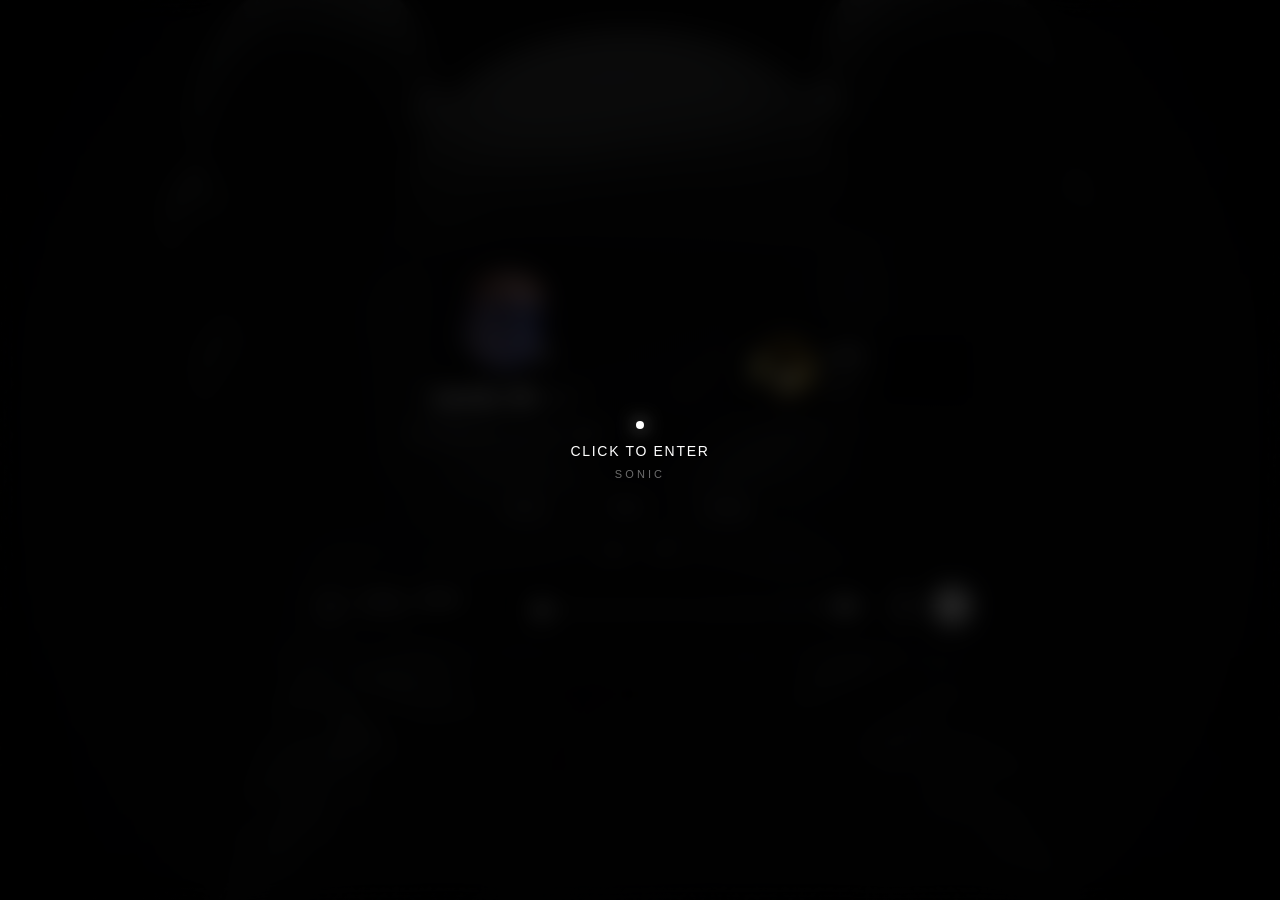
<file: index.html>
<!DOCTYPE html>
<html lang="fr">
<head>
  <meta charset="UTF-8">
  <meta name="viewport" content="width=device-width, initial-scale=1.0">
  <title>@ Sonic_OFF</title>
  <link rel="stylesheet" href="style.css">
</head>
<body>
  <div class="background"></div><div class="vignette"></div><div class="noise"></div>
  <div id="enter" class="enter-screen"><div class="enter-box"><div class="enter-dot"></div><div>click to enter</div><span>sonic</span></div></div>

  <div class="volume-float" id="volumeFloat" aria-label="Volume">
    <span id="volumeIcon">🔊</span><input id="volumeSlider" type="range" min="0" max="1" step="0.01" value="0.65">
  </div>

  <main class="stage">
    <section id="profileCard" class="profile-card">
      <div class="top-row">
        <div class="identity">
          <div class="avatar-wrap"><img src="profile.jpg" class="avatar" alt="Photo de profil Sonic"><span class="online"></span></div>
          <div class="name-row">
            <h1>sonic</h1>
            <div class="badges" aria-label="Badges">
              <span class="badge verified-badge" data-tip="Verified" aria-label="Verified">✓</span>
              <span class="badge premium-badge" data-tip="Premium" aria-label="Premium">◆</span>
              <span class="badge cia-badge" data-tip="ils ne trouvent rien" aria-label="ils ne trouvent rien">CIA</span>
            </div>
          </div>
          <p id="typewriter" class="description"></p>
        </div>

        <a class="discord-card" href="https://discord.gg/6FDqbqtTc" target="_blank" rel="noopener">
          <img src="discord-avatar.png" alt="Avatar Discord">
          <div><strong>sonic</strong><small>Discord</small><em>ouvrir ↗</em></div>
        </a>
      </div>

      <div class="links">
        <a class="link" href="https://discord.gg/6FDqbqtTc" target="_blank" rel="noopener">Discord <span>↗</span></a>
        <a class="link" href="https://www.tiktok.com/@krayz.s.8" target="_blank" rel="noopener">TikTok <span>↗</span></a>
        <a class="link" href="https://www.youtube.com/watch?v=7_uEHEekk9Q&list=RD7_uEHEekk9Q&start_radio=1" target="_blank" rel="noopener">Musique <span>↗</span></a>
      </div>
      <div class="meta"><span>◉ <b id="views">0</b></span><span>⌖ BE</span></div>

      <div class="music-card">
        <div class="music-icon">♫</div>
        <div class="music-info"><strong>le frère — zabuza</strong><small id="timeLabel">0:00 / 0:00</small></div>
        <div class="progress-wrap"><input id="progress" type="range" min="0" max="100" value="0" step="0.1" aria-label="Progression"></div>
        <div class="mini-volume"><span>🔊</span><input id="musicVolume" type="range" min="0" max="1" step="0.01" value="0.65" aria-label="Volume musique"></div>
        <a class="music-open" href="https://www.youtube.com/watch?v=7_uEHEekk9Q&list=RD7_uEHEekk9Q&start_radio=1" target="_blank" rel="noopener" aria-label="Ouvrir la musique sur YouTube">↗</a>
        <button id="playBtn" aria-label="Lecture">▶</button>
      </div>
    </section>
  </main>
  <audio id="audio" preload="metadata"><source src="le-frere-zabuza.mp3" type="audio/mpeg"></audio>
  <script src="script.js"></script>
</body>
</html>
</file>
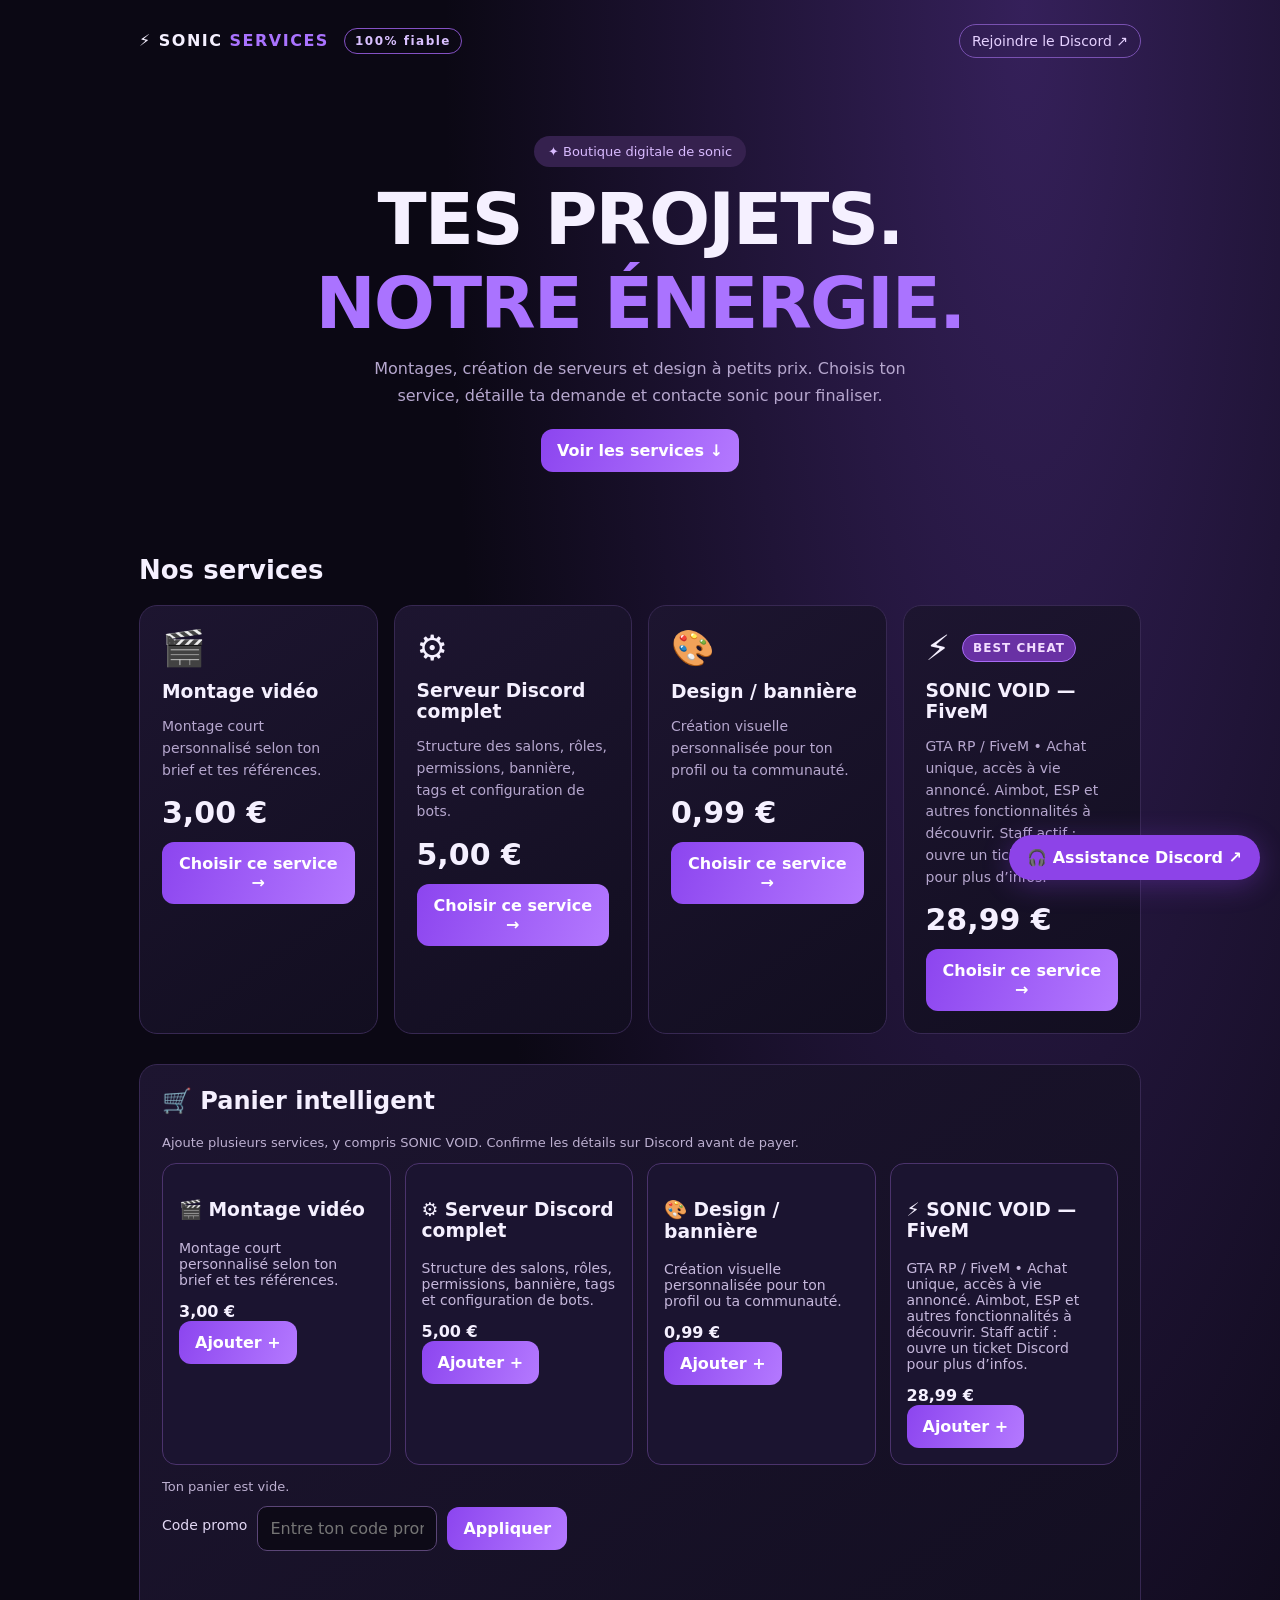
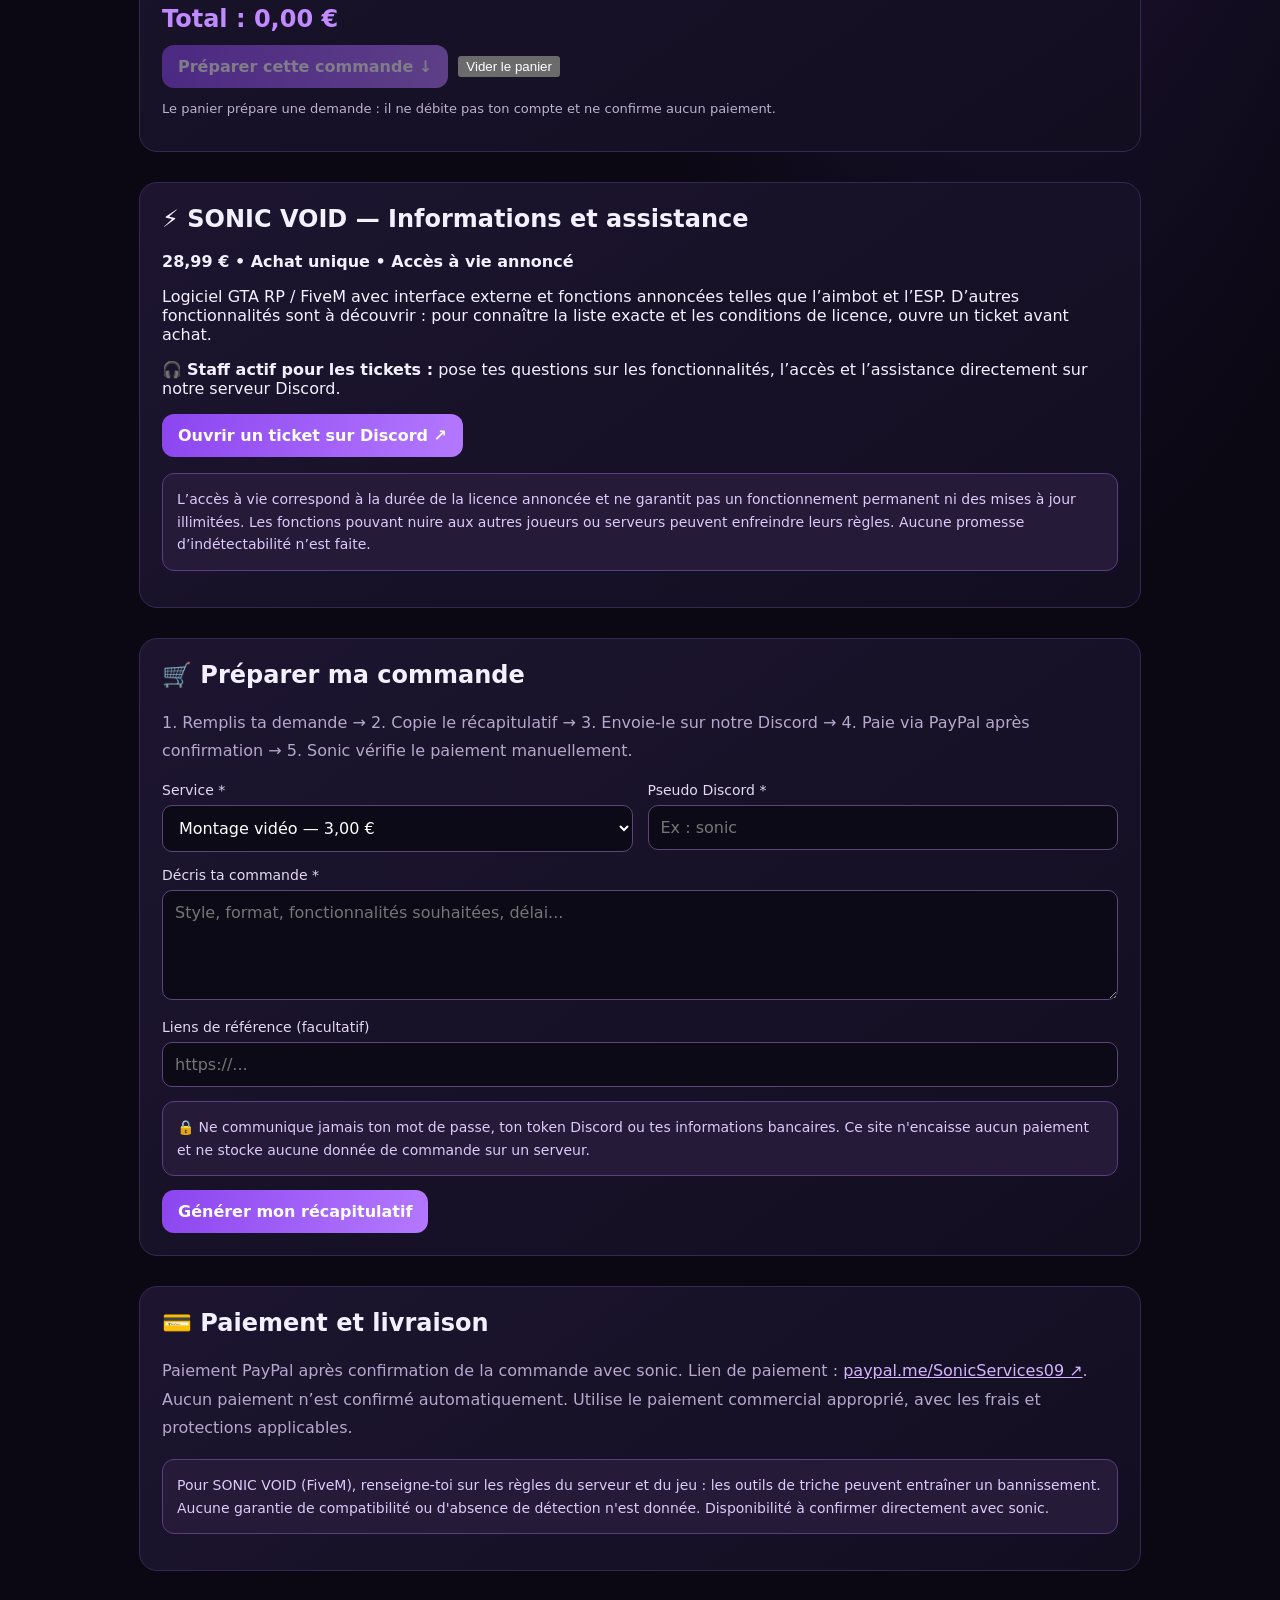
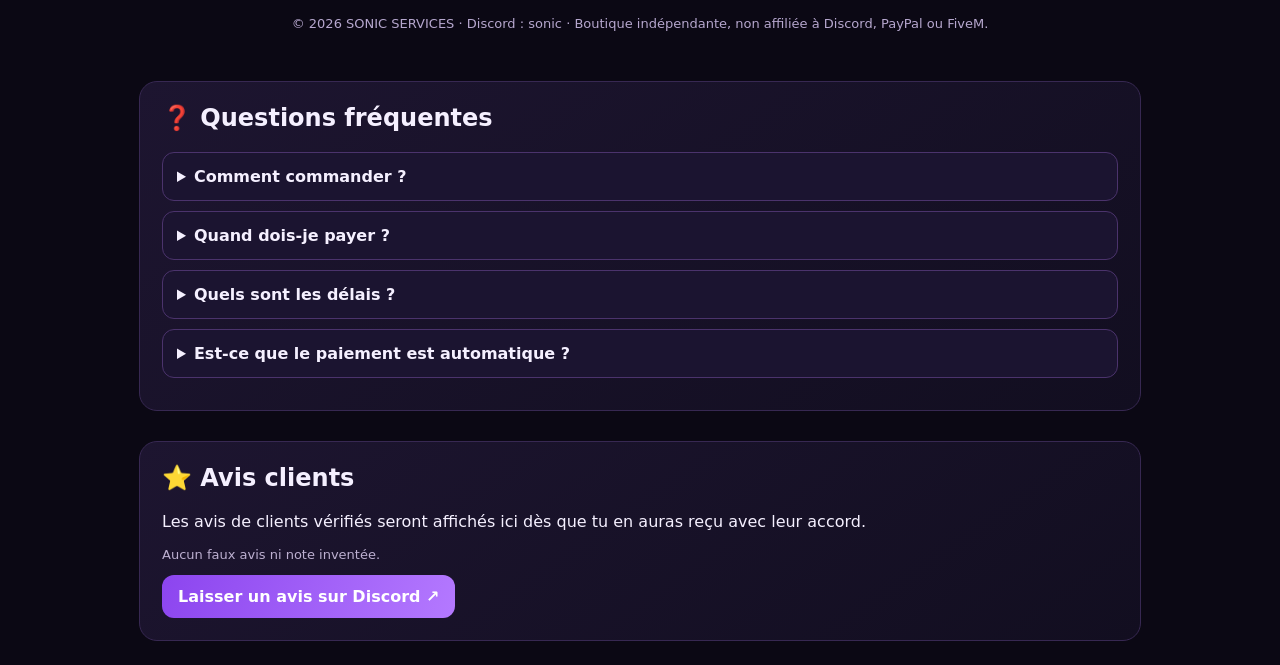
<file: services/index.html>
<!DOCTYPE html>

<html lang="fr"><head><meta charset="utf-8"/><meta content="width=device-width,initial-scale=1" name="viewport"/><meta content="#100a1f" name="theme-color"/><title>SONIC SERVICES ⚡ | Boutique officielle</title><style>
:root{color-scheme:dark;--bg:#0b0814;--card:#171126;--line:#372852;--purple:#aa73ff;--text:#f5f0ff;--muted:#b6a7ce}*{box-sizing:border-box}body{margin:0;background:radial-gradient(ellipse at 80% 0%,#35205a 0%,transparent 40%),var(--bg);font:16px system-ui,Segoe UI,sans-serif;color:var(--text)}.wrap{max-width:1050px;margin:auto;padding:24px}header{display:flex;justify-content:space-between;align-items:center;gap:12px}a{color:#d2b4ff}.logo{font-weight:900;letter-spacing:1.5px}.logo span{color:var(--purple)}.pill{border:1px solid #7951b1;border-radius:99px;padding:8px 12px;color:#e5d1ff;text-decoration:none;font-size:14px}.hero{text-align:center;padding:78px 10px 55px}.hero h1{font-size:clamp(38px,7vw,72px);margin:10px 0;letter-spacing:-2px}.hero h1 span{color:var(--purple)}.hero p{color:var(--muted);max-width:580px;margin:0 auto 20px;line-height:1.7}.tag{display:inline-block;background:#35214e;color:#d9bbff;border-radius:99px;padding:8px 14px;font-size:13px}.btn{background:linear-gradient(110deg,#8c45ef,#b479ff);color:white;text-decoration:none;border:0;border-radius:12px;padding:12px 16px;font:inherit;font-weight:700;cursor:pointer;display:inline-block}.btn:disabled{opacity:.45;cursor:not-allowed}.ghost{background:#29203c}.sectiontitle{font-size:26px;margin:28px 0 20px}.cards{display:grid;grid-template-columns:repeat(auto-fit,minmax(220px,1fr));gap:16px}.card,.panel{border:1px solid var(--line);background:linear-gradient(145deg,#1d1530,#120e20);border-radius:18px;padding:22px}.icon{font-size:35px;display:flex;align-items:center;gap:12px}.cheat-label{font-size:12px;font-weight:900;letter-spacing:1px;color:#f3ddff;background:#6931a4;border:1px solid #a86bf5;border-radius:999px;padding:6px 10px}.card h3{margin:12px 0 8px}.card p{color:var(--muted);font-size:14px;min-height:65px;line-height:1.55}.price{font-size:30px;font-weight:900;margin:12px 0}.card button{width:100%}.panel{margin-top:30px}.panel h2{margin-top:0}.fields{display:grid;grid-template-columns:1fr 1fr;gap:15px}label{display:block;font-size:14px;color:#e3d8f5;margin:0 0 7px}input,select,textarea{width:100%;border:1px solid #5b4677;background:#0d0a17;color:white;border-radius:10px;padding:12px;font:inherit}textarea{min-height:110px;resize:vertical}.full{grid-column:1/-1}.notice{background:#251a38;border:1px solid #5a3d82;border-radius:12px;padding:14px;color:#ddc9fa;font-size:14px;line-height:1.6}.steps{color:var(--muted);line-height:1.8}.hidden{display:none}footer{text-align:center;color:var(--muted);font-size:13px;padding:45px 0 20px}@media(max-width:600px){.fields{grid-template-columns:1fr}.hero{padding:54px 0 36px}header{align-items:flex-start}}

/* SONIC SERVICES V3 */
html{scroll-behavior:smooth}
.card,.btn,.panel{transition:transform .22s ease,box-shadow .22s ease,border-color .22s ease}
.card:hover{transform:translateY(-5px);box-shadow:0 12px 32px #9a4dff20;border-color:#a855f7}
.btn:hover{transform:translateY(-2px);box-shadow:0 6px 24px #a855f74d}
.v3-grid{display:grid;grid-template-columns:repeat(auto-fit,minmax(220px,1fr));gap:14px}
.v3-item{background:#1b1430;border:1px solid #4b336c;border-radius:14px;padding:16px}
.v3-item p{color:#c6b8dc;font-size:14px}
.v3-row{display:flex;gap:10px;align-items:center;flex-wrap:wrap;margin:12px 0}
.v3-row input{max-width:180px}
.v3-small{font-size:13px;color:#bdb0d1}
.v3-total{font-size:24px;font-weight:800;color:#c18aff}
.v3-float{position:fixed;right:20px;bottom:20px;z-index:30;border-radius:100px;padding:13px 18px;background:#8d43e8;color:white;text-decoration:none;font-weight:700;box-shadow:0 5px 28px #8d43e855}
details{border:1px solid #4b336c;border-radius:12px;padding:14px;margin:10px 0;background:#1b1430}
summary{cursor:pointer;font-weight:700}
.v3-msg{min-height:22px;color:#d8c4ff}
@media(max-width:600px){.v3-float{right:10px;bottom:10px;padding:11px;font-size:13px}}
</style></head><body><div class="wrap"><header><div class="logo">⚡ SONIC<span> SERVICES</span> <span style="display:inline-block;font-size:12px;font-weight:700;color:#d9c0ff;border:1px solid #8451c4;border-radius:999px;padding:5px 10px;vertical-align:middle;margin-left:8px">100% fiable</span></div><a class="pill" href="https://discord.gg/ABp4CJs4a" rel="noopener noreferrer" target="_blank">Rejoindre le Discord ↗</a></header>
<section class="hero"><div class="tag">✦ Boutique digitale de sonic</div><h1>TES PROJETS.<br/><span>NOTRE ÉNERGIE.</span></h1><p>Montages, création de serveurs et design à petits prix. Choisis ton service, détaille ta demande et contacte sonic pour finaliser.</p><a class="btn" href="#services">Voir les services ↓</a></section>
<section id="services"><h2 class="sectiontitle">Nos services</h2><div class="cards" id="cards"></div></section><section class="panel" id="panier"><h2>🛒 Panier intelligent</h2>
<p class="v3-small">Ajoute plusieurs services, y compris SONIC VOID. Confirme les détails sur Discord avant de payer.</p>
<div class="v3-grid" id="v3-products"></div>
<div class="v3-small" id="v3-lines" style="margin-top:14px">Ton panier est vide.</div>
<div class="v3-row"><label for="v3-promo">Code promo</label><input autocomplete="off" id="v3-promo" placeholder="Entre ton code promo"/><button class="btn" id="v3-apply" type="button">Appliquer</button></div>
<p class="v3-msg" id="v3-promo-msg" role="status"></p>
<div class="v3-total" id="v3-total">Total : 0,00 €</div>
<div class="v3-row"><button class="btn" id="v3-to-order" type="button">Préparer cette commande ↓</button><button id="v3-clear" type="button">Vider le panier</button></div>
<p class="v3-small">Le panier prépare une demande : il ne débite pas ton compte et ne confirme aucun paiement.</p></section>
<section class="panel" id="sonic-void-details"><h2>⚡ SONIC VOID — Informations et assistance</h2><p><strong>28,99 € • Achat unique • Accès à vie annoncé</strong></p><p>Logiciel GTA RP / FiveM avec interface externe et fonctions annoncées telles que l’aimbot et l’ESP. D’autres fonctionnalités sont à découvrir : pour connaître la liste exacte et les conditions de licence, ouvre un ticket avant achat.</p><p>🎧 <strong>Staff actif pour les tickets :</strong> pose tes questions sur les fonctionnalités, l’accès et l’assistance directement sur notre serveur Discord.</p><p><a class="btn" href="https://discord.gg/ABp4CJs4a" rel="noopener noreferrer" target="_blank">Ouvrir un ticket sur Discord ↗</a></p><p class="notice">L’accès à vie correspond à la durée de la licence annoncée et ne garantit pas un fonctionnement permanent ni des mises à jour illimitées. Les fonctions pouvant nuire aux autres joueurs ou serveurs peuvent enfreindre leurs règles. Aucune promesse d’indétectabilité n’est faite.</p></section>
<section class="panel hidden" id="activation-licence" style="border:1px solid #d82c39;background:#0c0b10;text-align:center"><div style="font-size:30px;color:#ff4555">♢</div><h2 style="color:#ff4555;margin-bottom:4px">SONIC VOID</h2><p style="color:#b8b8c6;margin-top:0">LICENSE ACTIVATION</p><form id="license-form" style="max-width:600px;margin:20px auto;text-align:left"><label for="license-key">Clé de licence</label><input autocomplete="off" id="license-key" pattern="SV-[A-Za-z0-9]{4}-[A-Za-z0-9]{4}-[A-Za-z0-9]{4}" placeholder="SV-XXXX-XXXX-XXXX" required="" style="width:100%;box-sizing:border-box" title="Format : SV-XXXX-XXXX-XXXX"/><button class="btn" style="background:#e52b36;width:100%;margin-top:10px" type="submit">ACTIVER LA LICENCE</button></form><p aria-live="polite" id="license-message" role="status" style="color:#ffb8bf"></p><div class="hidden" id="license-success" style="margin:20px auto;max-width:540px;padding:26px;border:1px solid #30c781;border-radius:20px;background:radial-gradient(circle at top,#153c36,#0d111b 75%);box-shadow:0 0 35px #1caa7740;text-align:center"><div style="font-size:48px;color:#4ade80">✓</div><h3 style="font-size:25px;color:#4ade80;margin:6px 0">LICENCE VÉRIFIÉE</h3><p style="color:#c6b6e9">SONIC VOID · LIFETIME EDITION</p><div style="padding:15px;border-radius:12px;background:#21172e;color:#d7c5ff">✨ Aperçu du parcours d’activation validé</div><p style="font-size:13px;color:#a6a2b4">Cette page reconnaît la clé localement. Elle n’active ni ne fournit le logiciel.</p><a class="btn" href="https://discord.gg/ABp4CJs4a" rel="noopener noreferrer" target="_blank">Assistance Discord ↗</a></div><p class="notice">Vérification locale de la clé uniquement : un résultat vert signifie que la clé est reconnue par cette page, pas que le logiciel est activé. Pour une activation réelle et des clés à usage unique, un serveur sécurisé relié au logiciel est nécessaire.</p><p><a href="https://discord.gg/ABp4CJs4a" rel="noopener noreferrer" target="_blank">Besoin d’aide ? Ouvrir un ticket Discord ↗</a></p></section>
<section class="panel" id="commande"><h2>🛒 Préparer ma commande</h2><p class="steps">1. Remplis ta demande → 2. Copie le récapitulatif → 3. Envoie-le sur notre Discord → 4. Paie via PayPal après confirmation → 5. Sonic vérifie le paiement manuellement.</p><form id="order"><div class="fields"><div><label for="service">Service *</label><select id="service" required=""></select></div><div><label for="pseudo">Pseudo Discord *</label><input id="pseudo" maxlength="80" placeholder="Ex : sonic" required=""/></div><div class="full"><label for="details">Décris ta commande *</label><textarea id="details" maxlength="2500" placeholder="Style, format, fonctionnalités souhaitées, délai..." required=""></textarea></div><div class="full"><label for="references">Liens de référence (facultatif)</label><input id="references" maxlength="500" placeholder="https://..."/></div></div><p class="notice">🔒 Ne communique jamais ton mot de passe, ton token Discord ou tes informations bancaires. Ce site n'encaisse aucun paiement et ne stocke aucune donnée de commande sur un serveur.</p><button class="btn" type="submit">Générer mon récapitulatif</button></form><div class="hidden" id="result"><h3>📋 Ton récapitulatif</h3><textarea id="summary" readonly=""></textarea><p><button class="btn" id="copy" type="button">Copier la commande</button> <a class="btn ghost" href="https://discord.gg/ABp4CJs4a" rel="noopener noreferrer" target="_blank">Envoyer sur Discord ↗</a> <a class="btn" href="https://paypal.me/SonicServices09" rel="noopener noreferrer" target="_blank">Payer avec PayPal ↗</a></p><p class="notice">Envoie ce texte à sonic via le serveur Discord. Confirme ta commande avec sonic sur Discord avant de payer. Vérifie le destinataire et le montant sur PayPal. Ta commande n’est pas transmise automatiquement.</p></div></section>
<section class="panel"><h2>💳 Paiement et livraison</h2><p class="steps">Paiement PayPal après confirmation de la commande avec sonic. Lien de paiement : <a href="https://paypal.me/SonicServices09" rel="noopener noreferrer" target="_blank">paypal.me/SonicServices09 ↗</a>. Aucun paiement n’est confirmé automatiquement. Utilise le paiement commercial approprié, avec les frais et protections applicables.</p><p class="notice">Pour SONIC VOID (FiveM), renseigne-toi sur les règles du serveur et du jeu : les outils de triche peuvent entraîner un bannissement. Aucune garantie de compatibilité ou d'absence de détection n'est donnée. Disponibilité à confirmer directement avec sonic.</p></section><footer>© <span id="year"></span> SONIC SERVICES · Discord : sonic · Boutique indépendante, non affiliée à Discord, PayPal ou FiveM.</footer><section class="panel" id="faq"><h2>❓ Questions fréquentes</h2>
<details><summary>Comment commander ?</summary><p>Choisis un service, remplis le formulaire, copie le récapitulatif et ouvre un ticket Discord pour confirmer les détails.</p></details>
<details><summary>Quand dois-je payer ?</summary><p>Après confirmation de ta commande avec sonic sur Discord. Vérifie le montant et le destinataire PayPal avant le paiement.</p></details>
<details><summary>Quels sont les délais ?</summary><p>Ils dépendent du projet. Demande une estimation sur Discord avant de payer.</p></details>
<details><summary>Est-ce que le paiement est automatique ?</summary><p>Non. Le site prépare uniquement la demande. Le paiement est vérifié manuellement sur PayPal.</p></details>
</section><section class="panel" id="avis"><h2>⭐ Avis clients</h2><p>Les avis de clients vérifiés seront affichés ici dès que tu en auras reçu avec leur accord.</p><p class="v3-small">Aucun faux avis ni note inventée.</p><a class="btn" href="https://discord.gg/ABp4CJs4a" rel="noopener noreferrer" target="_blank">Laisser un avis sur Discord ↗</a></section></div>
<script>
const services=[{id:'montage',icon:'🎬',name:'Montage vidéo',price:'3,00 €',description:'Montage court personnalisé selon ton brief et tes références.'},{id:'serveur',icon:'⚙️',name:'Serveur Discord complet',price:'5,00 €',description:'Structure des salons, rôles, permissions, bannière, tags et configuration de bots.'},{id:'design',icon:'🎨',name:'Design / bannière',price:'0,99 €',description:'Création visuelle personnalisée pour ton profil ou ta communauté.'},{id:'void',icon:'⚡',name:'SONIC VOID — FiveM',price:'28,99 €',description:'GTA RP / FiveM • Achat unique, accès à vie annoncé. Aimbot, ESP et autres fonctionnalités à découvrir. Staff actif : ouvre un ticket Discord pour plus d’infos.'}];
const cards=document.getElementById('cards'),select=document.getElementById('service');for(const s of services){const c=document.createElement('article');c.className='card';c.innerHTML=`<div class="icon">${s.icon}${s.id==='void'?'<span class="cheat-label">BEST CHEAT</span>':''}</div><h3>${s.name}</h3><p>${s.description}</p><div class="price">${s.price}</div>`;const b=document.createElement('button');b.className='btn';b.textContent='Choisir ce service →';b.onclick=()=>{select.value=s.id;updateLicenseVisibility();(s.id==='void'?document.getElementById('activation-licence'):document.getElementById('commande')).scrollIntoView({behavior:'smooth'});};c.append(b);cards.append(c);const o=document.createElement('option');o.value=s.id;o.textContent=s.name+' — '+s.price;select.append(o)}
function updateLicenseVisibility(){const visible=select.value==='void';document.getElementById('activation-licence').classList.toggle('hidden',!visible);if(!visible){document.getElementById('license-success').classList.add('hidden');document.getElementById('license-message').textContent='';}}select.addEventListener('change',updateLicenseVisibility);updateLicenseVisibility();
const knownLicenseHashes=new Set(['269b0b956872b68b6a03d230284e7b8d472fa50e3dc099b77ad54d29702b655e', 'a61905088f68f5bb3734ded9025c6f968ff301702e1bf0c8ed7b69db643c948b', '6edfc51f085ba12aac43fd02fe07aff2356f8209a09a58dae94c69fecba62ef1', '576a4590261b66d63571592d3047156cc2800763e06c4249fad64b0fea2a70db', '0a7b8145ee7853ce71bdfea3ca308a344ff3d3b0f7a1bc62deadc038f7523bbc', '442638450397ef840a5022a331b1dee8fdf67583f4fd6d3c76bf5068c7a997a6', 'bdef2003538f945d5b02c086f396336eb44dd4a200347578941935aef1b5aefa', '420eac38eb2cafa91fba909c7e6ca6877bb0628a02abd4ec819597ef817ad20e', '93fc40e4c158b224b5afc5abc7670a75dabee0d528426a2d650014d69ca16a7a', '622a1ec96701ad6b15d32044257acf9c744e3fad3b8d95eac0aae80560702d91']);document.getElementById('license-form').addEventListener('submit',async e=>{e.preventDefault();const key=document.getElementById('license-key').value.trim().toUpperCase();const msg=document.getElementById('license-message');document.getElementById('license-success').classList.add('hidden');msg.textContent='Vérification en cours…';msg.style.color='#b8b8c6';try{const digest=await crypto.subtle.digest('SHA-256',new TextEncoder().encode(key));const hex=Array.from(new Uint8Array(digest),b=>b.toString(16).padStart(2,'0')).join('');if(knownLicenseHashes.has(hex)){msg.textContent='✓ LICENCE VÉRIFIÉE — Clé reconnue sur ce site';msg.style.color='#4ade80';document.getElementById('license-success').classList.remove('hidden');}else{document.getElementById('license-success').classList.add('hidden');msg.textContent='✕ CLÉ INVALIDE — Vérifie ta saisie ou ouvre un ticket Discord';msg.style.color='#ff5566';}}catch{msg.textContent='Vérification indisponible. Utilise le site en HTTPS.';msg.style.color='#ffb8bf';}});document.getElementById('year').textContent=new Date().getFullYear();document.getElementById('order').addEventListener('submit',e=>{e.preventDefault();const s=services.find(x=>x.id===select.value),pseudo=document.getElementById('pseudo').value.trim(),details=document.getElementById('details').value.trim(),refs=document.getElementById('references').value.trim();if(!pseudo||!details)return;const orderId='SONIC-'+Date.now().toString(36).toUpperCase();document.getElementById('summary').value=`COMMANDE ${orderId}\nClient Discord : ${pseudo}\nService : ${s.name}\nPrix affiché : ${s.price}\nDescription : ${details}\nRéférences : ${refs||'Aucune'}\nStatut : EN ATTENTE DE CONFIRMATION ET DE PAIEMENT`;document.getElementById('result').classList.remove('hidden');document.getElementById('result').scrollIntoView({behavior:'smooth'});});document.getElementById('copy').onclick=async()=>{const t=document.getElementById('summary');try{await navigator.clipboard.writeText(t.value);document.getElementById('copy').textContent='✓ Copié !'}catch{t.select();document.execCommand('copy');document.getElementById('copy').textContent='Sélectionné / copié'}};

// V3 : panier local pour les prestations créatives
const v3Items = services.map(s=>({...s,amount:Number(s.price.replace(' €','').replace(',','.'))}));
const v3Cart = new Map();
let v3Discount = false;
const v3Money = n=>n.toLocaleString('fr-FR',{style:'currency',currency:'EUR'});
const v3Products=document.getElementById('v3-products');
for(const s of v3Items){
 const el=document.createElement('div');el.className='v3-item';
 const h=document.createElement('h3');h.textContent=s.icon+' '+s.name;
 const p=document.createElement('p');p.textContent=s.description;
 const price=document.createElement('strong');price.textContent=v3Money(s.amount);
 const b=document.createElement('button');b.className='btn';b.type='button';b.textContent='Ajouter +';
 b.addEventListener('click',()=>{v3Cart.set(s.id,Math.min(20,(v3Cart.get(s.id)||0)+1));v3Render()});
 el.append(h,p,price,document.createElement('br'),b);v3Products.append(el);
}
function v3Render(){
 const area=document.getElementById('v3-lines');area.replaceChildren();
 let subtotal=0;
 for(const [id,qty] of v3Cart){
  const s=v3Items.find(x=>x.id===id);if(!s)continue;subtotal+=s.amount*qty;
  const row=document.createElement('div');row.className='v3-row';
  const label=document.createElement('span');label.textContent=`${s.name} × ${qty} — ${v3Money(s.amount*qty)}`;
  const minus=document.createElement('button');minus.type='button';minus.textContent='−';minus.setAttribute('aria-label','Retirer un '+s.name);
  minus.addEventListener('click',()=>{if(qty<=1)v3Cart.delete(id);else v3Cart.set(id,qty-1);v3Render()});
  row.append(label,minus);area.append(row);
 }
 if(!v3Cart.size)area.textContent='Ton panier est vide.';
 document.getElementById('v3-total').textContent='Total : '+v3Money(Math.max(0,subtotal*(v3Discount?.9:1)));
 document.getElementById('v3-to-order').disabled=!v3Cart.size;
}
document.getElementById('v3-apply').addEventListener('click',()=>{
 const code=document.getElementById('v3-promo').value.trim().toUpperCase();
 v3Discount=code==='SONIC10';
 document.getElementById('v3-promo-msg').textContent=v3Discount?'✓ Code promo accepté : réduction de 10 % sur tout le panier, SONIC VOID inclus.': 'Code non reconnu. Aucun rabais appliqué.';
 v3Render();
});
document.getElementById('v3-clear').addEventListener('click',()=>{v3Cart.clear();v3Render()});
document.getElementById('v3-to-order').addEventListener('click',()=>{
 if(!v3Cart.size)return;
 const lines=[...v3Cart].map(([id,qty])=>{const s=v3Items.find(x=>x.id===id);return `${s.name} × ${qty}`});
 const sum=[...v3Cart].reduce((n,[id,q])=>n+v3Items.find(x=>x.id===id).amount*q,0);
 select.value=v3Cart.keys().next().value;updateLicenseVisibility();
 document.getElementById('details').value='Commande groupée :\n'+lines.join('\n')+'\nCode promo : '+(v3Discount?'Réduction de 10 % appliquée':'aucun')+'\nTotal indicatif : '+v3Money(sum*(v3Discount?.9:1));
 document.getElementById('result').classList.add('hidden');
 document.getElementById('commande').scrollIntoView({behavior:'smooth'});
});
// Les récapitulatifs doivent refléter les commandes groupées et les codes promo.
const v3Order=document.getElementById('order');
v3Order.addEventListener('submit',()=>{
 if(!v3Cart.size)return;
 const summary=document.getElementById('summary');
 const subtotal=[...v3Cart].reduce((n,[id,q])=>n+v3Items.find(x=>x.id===id).amount*q,0);
 const lines=[...v3Cart].map(([id,q])=>{const s=v3Items.find(x=>x.id===id);return `${s.name} × ${q} : ${v3Money(s.amount*q)}`});
 summary.value=summary.value.replace(/^Service : .*$/m,'Service : Commande groupée').replace(/^Prix affiché : .*$/m,'Prix total indicatif : '+v3Money(subtotal*(v3Discount?.9:1)))+'\nDétail panier :\n'+lines.join('\n')+'\nPromotion : '+(v3Discount?'Réduction de 10 % appliquée':'aucune');
});
select.addEventListener('change',()=>{document.getElementById('result').classList.add('hidden')});
v3Render();
</script><a class="v3-float" href="https://discord.gg/ABp4CJs4a" rel="noopener noreferrer" target="_blank">🎧 Assistance Discord ↗</a></body></html>
</file>
<file: style.css>
*{box-sizing:border-box} :root{--line:rgba(255,255,255,.14);--text:#f5f5f5;--muted:rgba(255,255,255,.58)}
html,body{margin:0;min-height:100%;background:#060606;color:var(--text);font-family:Arial,Helvetica,sans-serif} body{min-height:100vh;overflow:hidden}
.background{position:fixed;inset:-18px;background:linear-gradient(rgba(0,0,0,.48),rgba(0,0,0,.68)),url("background.jpg") center/cover no-repeat;filter:grayscale(.15) brightness(.62);transform:scale(1.035)}
.vignette{position:fixed;inset:0;background:radial-gradient(circle at center,transparent 0%,rgba(0,0,0,.22) 48%,rgba(0,0,0,.82) 100%);pointer-events:none}.noise{position:fixed;inset:0;opacity:.04;pointer-events:none;background-image:url("data:image/svg+xml,%3Csvg viewBox='0 0 180 180' xmlns='http://www.w3.org/2000/svg'%3E%3Cfilter id='n'%3E%3CfeTurbulence type='fractalNoise' baseFrequency='.9' numOctaves='3' stitchTiles='stitch'/%3E%3C/filter%3E%3Crect width='100%25' height='100%25' filter='url(%23n)' opacity='.8'/%3E%3C/svg%3E")}
.enter-screen{position:fixed;inset:0;z-index:20;display:grid;place-items:center;background:rgba(0,0,0,.82);backdrop-filter:blur(12px);cursor:pointer;transition:opacity .7s ease,visibility .7s ease}.enter-screen.hidden{opacity:0;visibility:hidden;pointer-events:none}.enter-box{text-align:center;color:#fff;font-size:14px;letter-spacing:.12em;text-transform:uppercase}.enter-box span{display:block;margin-top:9px;color:rgba(255,255,255,.42);font-size:11px;letter-spacing:.28em}.enter-dot{width:8px;height:8px;margin:0 auto 14px;border-radius:50%;background:#fff;box-shadow:0 0 18px rgba(255,255,255,.7);animation:pulse 1.5s infinite}@keyframes pulse{50%{transform:scale(.55);opacity:.45}}
.volume-float{position:fixed;left:18px;top:18px;z-index:8;display:flex;align-items:center;gap:10px;padding:11px 14px;border:1px solid var(--line);border-radius:14px;background:rgba(10,10,12,.52);backdrop-filter:blur(14px);opacity:0;transform:translateY(-8px);transition:.35s}.volume-float.visible{opacity:1;transform:none}.volume-float input{width:105px}
.stage{position:relative;z-index:2;min-height:100vh;display:grid;place-items:center;padding:28px;perspective:1100px}.profile-card{width:min(760px,calc(100vw - 34px));padding:34px 36px 26px;border:1px solid rgba(255,255,255,.18);border-radius:18px;background:linear-gradient(145deg,rgba(8,8,10,.64),rgba(8,8,10,.38));box-shadow:0 28px 80px rgba(0,0,0,.48),inset 0 1px rgba(255,255,255,.035);backdrop-filter:blur(16px);-webkit-backdrop-filter:blur(16px);transform-style:preserve-3d;will-change:transform;transition:transform .12s ease-out,box-shadow .25s ease}.profile-card:hover{box-shadow:0 34px 95px rgba(0,0,0,.58),inset 0 1px rgba(255,255,255,.05)}
.top-row{display:grid;grid-template-columns:1fr 245px;gap:24px;align-items:center}.identity{display:flex;flex-direction:column;align-items:center;text-align:center;min-width:0}.avatar-wrap{position:relative;margin-bottom:12px;transform:translateZ(24px)}.avatar{display:block;width:98px!important;height:98px!important;max-width:98px!important;object-fit:cover;object-position:center 30%;border-radius:50%;border:1px solid rgba(255,255,255,.28);box-shadow:0 0 38px rgba(0,0,0,.8)}.online{position:absolute;right:3px;bottom:6px;width:15px;height:15px;border-radius:50%;background:#eee;border:3px solid #101010}.name-row{display:flex;align-items:center;justify-content:center;gap:8px;transform:translateZ(18px)}h1{margin:0;font-size:30px;font-weight:700;letter-spacing:-.04em}
.badges{display:flex;align-items:center;gap:5px}.badge{position:relative;display:grid;place-items:center;width:18px;height:18px;font-size:9px;font-weight:800;color:#ddd;cursor:default;filter:drop-shadow(0 0 5px rgba(255,255,255,.12))}.verified-badge{border-radius:50%;background:#e8e8e8;color:#111;font-size:11px}.premium-badge{font-size:13px;color:#d8d8d8}.cia-badge{width:20px;height:20px;border:1px solid rgba(255,255,255,.48);border-radius:50%;font-size:6px}.badge::after{content:attr(data-tip);position:absolute;left:50%;bottom:calc(100% + 9px);transform:translate(-50%,5px);padding:7px 10px;border-radius:10px;background:rgba(40,40,42,.95);border:1px solid rgba(255,255,255,.12);box-shadow:0 7px 22px rgba(0,0,0,.45);color:#fff;font-size:11px;font-weight:600;white-space:nowrap;opacity:0;pointer-events:none;transition:.18s}.badge:hover::after{opacity:1;transform:translate(-50%,0)}
.description{width:min(420px,90vw);min-height:44px;margin:11px 0 0;color:rgba(255,255,255,.7);font-family:"Courier New",monospace;font-size:12px;line-height:1.6;transform:translateZ(14px)}
.discord-card{display:flex;align-items:center;gap:12px;min-width:0;padding:14px;border:1px solid var(--line);border-radius:15px;background:rgba(0,0,0,.38);backdrop-filter:blur(12px);color:#eee;text-decoration:none;text-align:left;transform:translateZ(18px);transition:.2s}.discord-card:hover{background:rgba(255,255,255,.08);transform:translateZ(18px) translateY(-2px)}.discord-card img{width:62px;height:62px;border-radius:50%;object-fit:cover}.discord-card div{min-width:0}.discord-card strong,.discord-card small,.discord-card em{display:block}.discord-card strong{font-size:15px}.discord-card small{margin-top:4px;color:var(--muted);font-size:11px}.discord-card em{margin-top:8px;color:rgba(255,255,255,.8);font-size:10px;font-style:normal}
.links{margin:20px auto 0;width:min(520px,92vw);display:flex;gap:8px;flex-wrap:wrap;justify-content:center;transform:translateZ(18px)}.link{text-decoration:none;color:#eee;border:1px solid var(--line);background:rgba(0,0,0,.34);padding:11px 15px;border-radius:12px;font-size:12px;backdrop-filter:blur(10px);transition:.2s}.link:hover{background:rgba(255,255,255,.09);transform:translateY(-2px)}.link span{margin-left:10px;opacity:.5}.meta{display:flex;justify-content:center;gap:22px;margin:16px 0;color:var(--muted);font-size:12px;transform:translateZ(12px)}
.music-card{display:grid;grid-template-columns:42px minmax(120px,1fr) minmax(110px,1.5fr) auto auto auto;align-items:center;gap:10px;width:100%;padding:11px;border:1px solid var(--line);border-radius:14px;background:rgba(0,0,0,.46);backdrop-filter:blur(15px);text-align:left;transform:translateZ(20px)}.music-icon{width:42px;height:42px;display:grid;place-items:center;border-radius:10px;background:rgba(255,255,255,.08);font-size:19px}.music-info strong{display:block;font-size:12px}.music-info small{display:block;margin-top:4px;color:var(--muted);font-size:10px}.progress-wrap input{width:100%}.mini-volume{display:flex;align-items:center;gap:5px;font-size:11px}.mini-volume input{width:70px}.music-open,#playBtn{width:38px;height:38px;border:0;border-radius:50%;color:#111;background:#eee;cursor:pointer;font-size:12px;text-decoration:none;display:grid;place-items:center}.music-open{background:rgba(255,255,255,.12);color:#eee}
input[type="range"]{accent-color:#eee;height:3px}
@media(max-width:700px){body{overflow:auto}.stage{padding:18px}.profile-card{padding:28px 18px 22px}.top-row{grid-template-columns:1fr}.discord-card{width:min(330px,100%);margin:auto}.music-card{grid-template-columns:42px 1fr auto auto}.progress-wrap{grid-column:1/-1;grid-row:2}.mini-volume{display:none}.avatar{width:92px!important;height:92px!important}.volume-float{left:10px;top:10px}h1{font-size:26px}}
</file>
